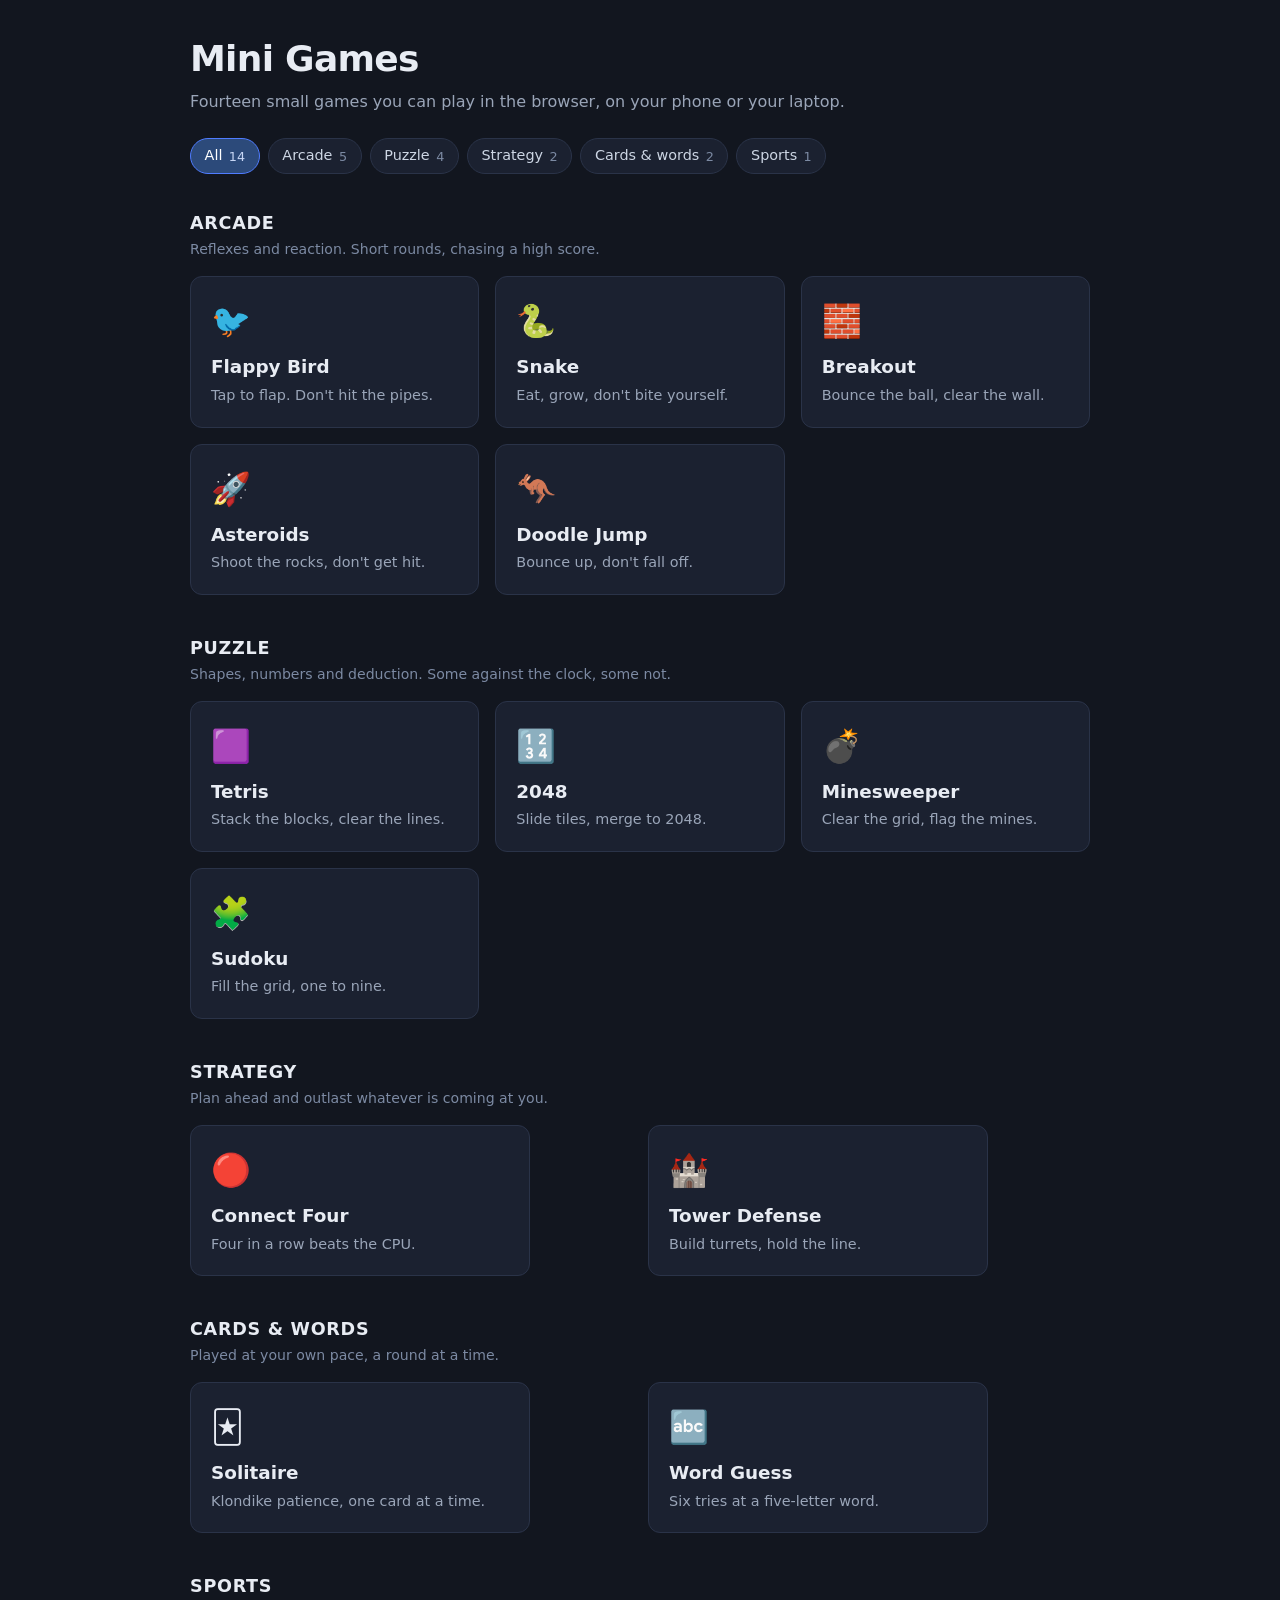
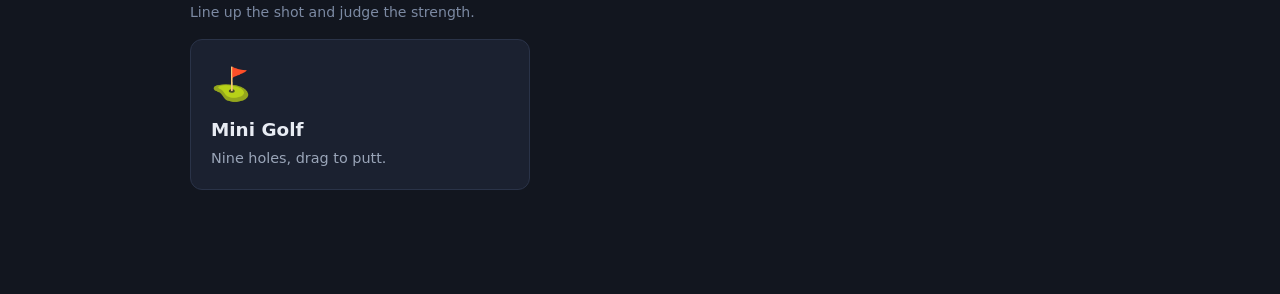
<file: index.html>
<!DOCTYPE html>
<html lang="en">
<head>
  <meta charset="utf-8">
  <meta name="viewport" content="width=device-width, initial-scale=1">
  <title>Mini Games</title>
  <link rel="stylesheet" href="style.css">
</head>
<body>
  <header>
    <h1>Mini Games</h1>
    <p>Fourteen small games you can play in the browser, on your phone or your laptop.</p>
  </header>

  <nav class="filters" aria-label="Filter games by genre">
    <button class="chip is-active" data-filter="all" aria-pressed="true">All <span class="count">14</span></button>
    <button class="chip" data-filter="arcade" aria-pressed="false">Arcade <span class="count">5</span></button>
    <button class="chip" data-filter="puzzle" aria-pressed="false">Puzzle <span class="count">4</span></button>
    <button class="chip" data-filter="strategy" aria-pressed="false">Strategy <span class="count">2</span></button>
    <button class="chip" data-filter="cards" aria-pressed="false">Cards &amp; words <span class="count">2</span></button>
    <button class="chip" data-filter="sports" aria-pressed="false">Sports <span class="count">1</span></button>
  </nav>

  <main>
    <section class="genre" data-genre="arcade">
      <h2>Arcade</h2>
      <p class="genre-note">Reflexes and reaction. Short rounds, chasing a high score.</p>
      <ul class="games">
        <li>
          <a href="games/flappy-bird/">
            <span class="emoji">🐦</span>
            <span class="name">Flappy Bird</span>
            <span class="desc">Tap to flap. Don't hit the pipes.</span>
          </a>
        </li>
        <li>
          <a href="games/snake/">
            <span class="emoji">🐍</span>
            <span class="name">Snake</span>
            <span class="desc">Eat, grow, don't bite yourself.</span>
          </a>
        </li>
        <li>
          <a href="games/breakout/">
            <span class="emoji">🧱</span>
            <span class="name">Breakout</span>
            <span class="desc">Bounce the ball, clear the wall.</span>
          </a>
        </li>
        <li>
          <a href="games/asteroids/">
            <span class="emoji">🚀</span>
            <span class="name">Asteroids</span>
            <span class="desc">Shoot the rocks, don't get hit.</span>
          </a>
        </li>
        <li>
          <a href="games/doodle-jump/">
            <span class="emoji">🦘</span>
            <span class="name">Doodle Jump</span>
            <span class="desc">Bounce up, don't fall off.</span>
          </a>
        </li>
      </ul>
    </section>

    <section class="genre" data-genre="puzzle">
      <h2>Puzzle</h2>
      <p class="genre-note">Shapes, numbers and deduction. Some against the clock, some not.</p>
      <ul class="games">
        <li>
          <a href="games/tetris/">
            <span class="emoji">🟪</span>
            <span class="name">Tetris</span>
            <span class="desc">Stack the blocks, clear the lines.</span>
          </a>
        </li>
        <li>
          <a href="games/2048/">
            <span class="emoji">🔢</span>
            <span class="name">2048</span>
            <span class="desc">Slide tiles, merge to 2048.</span>
          </a>
        </li>
        <li>
          <a href="games/minesweeper/">
            <span class="emoji">💣</span>
            <span class="name">Minesweeper</span>
            <span class="desc">Clear the grid, flag the mines.</span>
          </a>
        </li>
        <li>
          <a href="games/sudoku/">
            <span class="emoji">🧩</span>
            <span class="name">Sudoku</span>
            <span class="desc">Fill the grid, one to nine.</span>
          </a>
        </li>
      </ul>
    </section>

    <section class="genre" data-genre="strategy">
      <h2>Strategy</h2>
      <p class="genre-note">Plan ahead and outlast whatever is coming at you.</p>
      <ul class="games">
        <li>
          <a href="games/connect-four/">
            <span class="emoji">🔴</span>
            <span class="name">Connect Four</span>
            <span class="desc">Four in a row beats the CPU.</span>
          </a>
        </li>
        <li>
          <a href="games/tower-defense/">
            <span class="emoji">🏰</span>
            <span class="name">Tower Defense</span>
            <span class="desc">Build turrets, hold the line.</span>
          </a>
        </li>
      </ul>
    </section>

    <section class="genre" data-genre="cards">
      <h2>Cards &amp; words</h2>
      <p class="genre-note">Played at your own pace, a round at a time.</p>
      <ul class="games">
        <li>
          <a href="games/solitaire/">
            <span class="emoji">🃏</span>
            <span class="name">Solitaire</span>
            <span class="desc">Klondike patience, one card at a time.</span>
          </a>
        </li>
        <li>
          <a href="games/word-guess/">
            <span class="emoji">🔤</span>
            <span class="name">Word Guess</span>
            <span class="desc">Six tries at a five-letter word.</span>
          </a>
        </li>
      </ul>
    </section>

    <section class="genre" data-genre="sports">
      <h2>Sports</h2>
      <p class="genre-note">Line up the shot and judge the strength.</p>
      <ul class="games">
        <li>
          <a href="games/mini-golf/">
            <span class="emoji">⛳</span>
            <span class="name">Mini Golf</span>
            <span class="desc">Nine holes, drag to putt.</span>
          </a>
        </li>
      </ul>
    </section>
  </main>

  <script src="hub.js"></script>
</body>
</html>
</file>
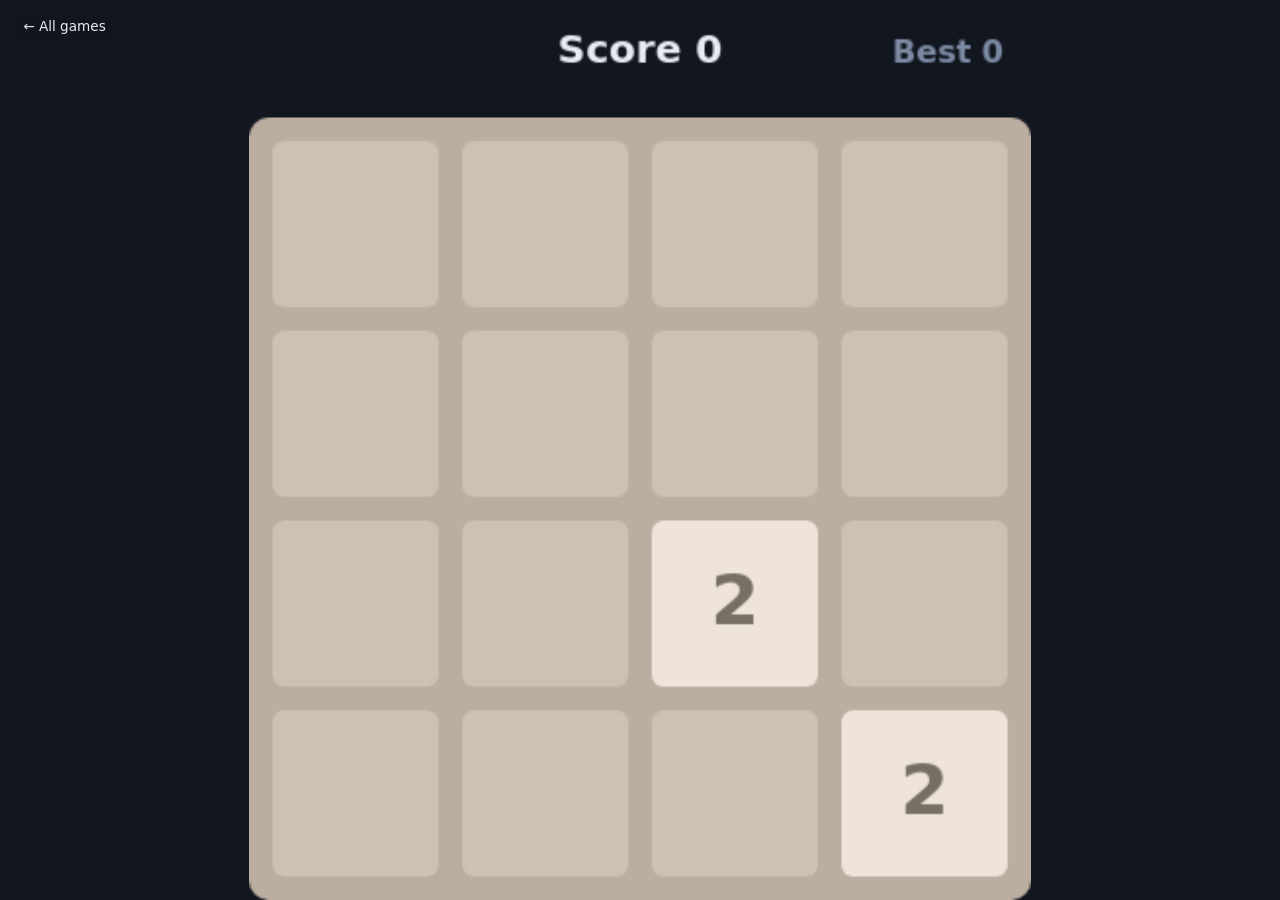
<file: games/2048/index.html>
<!DOCTYPE html>
<html lang="en">
<head>
  <meta charset="utf-8">
  <meta name="viewport" content="width=device-width, initial-scale=1, viewport-fit=cover">
  <title>2048 — Mini Games</title>
  <link rel="stylesheet" href="style.css">
</head>
<body>
  <a class="back" href="../../">← All games</a>
  <canvas id="game" width="400" height="460"></canvas>
  <script src="game.js"></script>
</body>
</html>
</file>
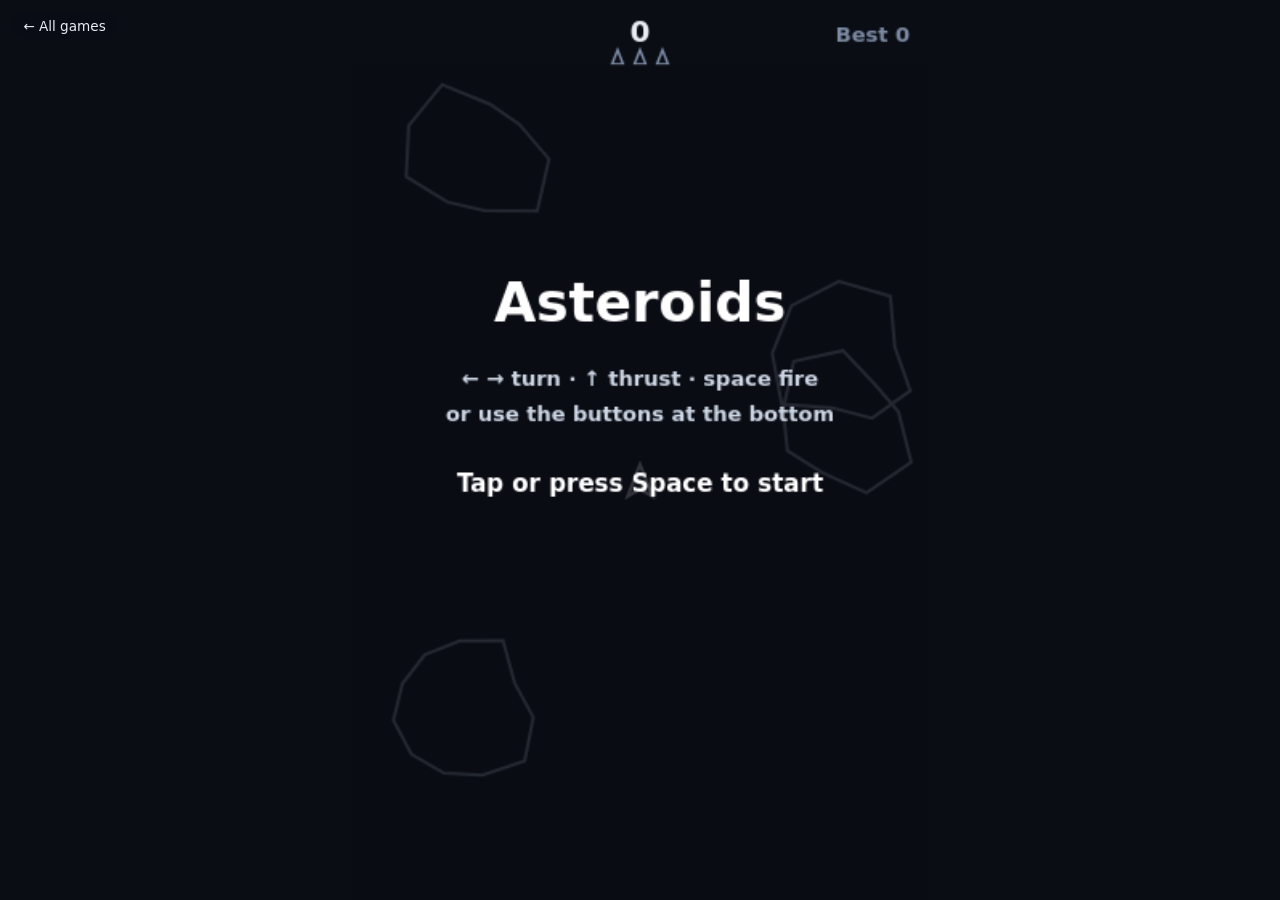
<file: games/asteroids/index.html>
<!DOCTYPE html>
<html lang="en">
<head>
  <meta charset="utf-8">
  <meta name="viewport" content="width=device-width, initial-scale=1, viewport-fit=cover">
  <title>Asteroids — Mini Games</title>
  <link rel="stylesheet" href="style.css">
</head>
<body>
  <a class="back" href="../../">← All games</a>
  <canvas id="game" width="360" height="560"></canvas>
  <script src="game.js"></script>
</body>
</html>
</file>
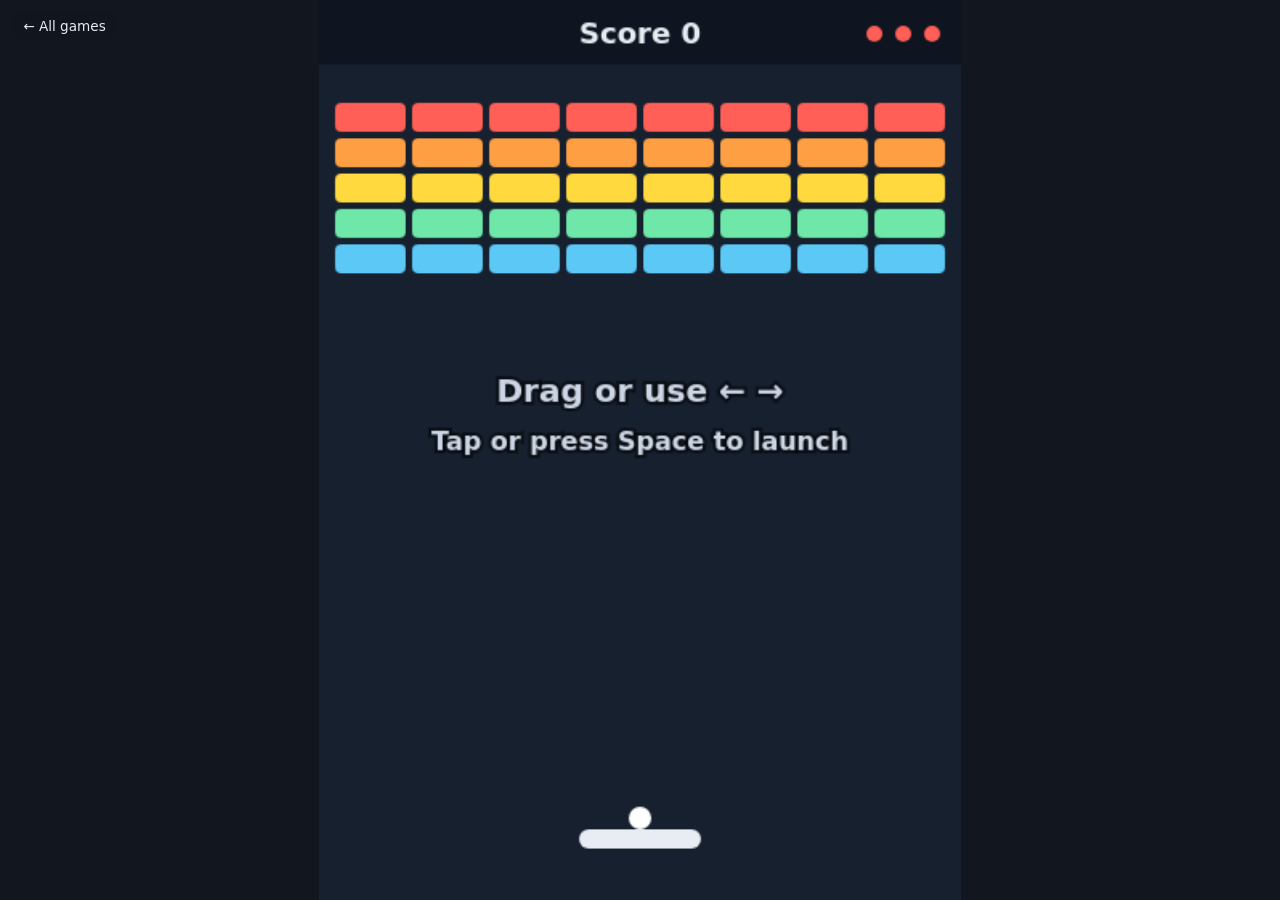
<file: games/breakout/index.html>
<!DOCTYPE html>
<html lang="en">
<head>
  <meta charset="utf-8">
  <meta name="viewport" content="width=device-width, initial-scale=1, viewport-fit=cover">
  <title>Breakout — Mini Games</title>
  <link rel="stylesheet" href="style.css">
</head>
<body>
  <a class="back" href="../../">← All games</a>
  <canvas id="game" width="400" height="560"></canvas>
  <script src="game.js"></script>
</body>
</html>
</file>
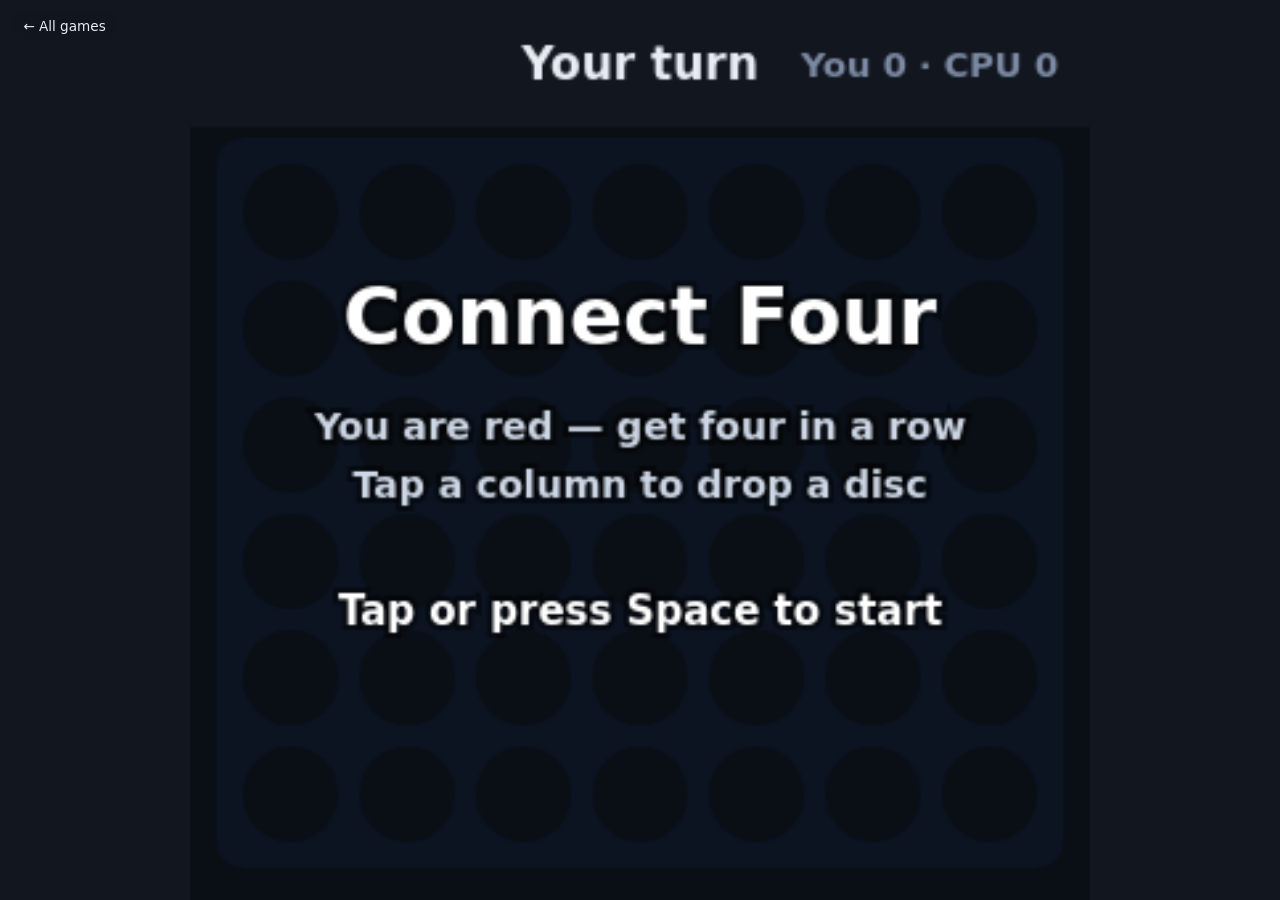
<file: games/connect-four/index.html>
<!DOCTYPE html>
<html lang="en">
<head>
  <meta charset="utf-8">
  <meta name="viewport" content="width=device-width, initial-scale=1, viewport-fit=cover">
  <title>Connect Four — Mini Games</title>
  <link rel="stylesheet" href="style.css">
</head>
<body>
  <a class="back" href="../../">← All games</a>
  <canvas id="game" width="340" height="340"></canvas>
  <script src="game.js"></script>
</body>
</html>
</file>
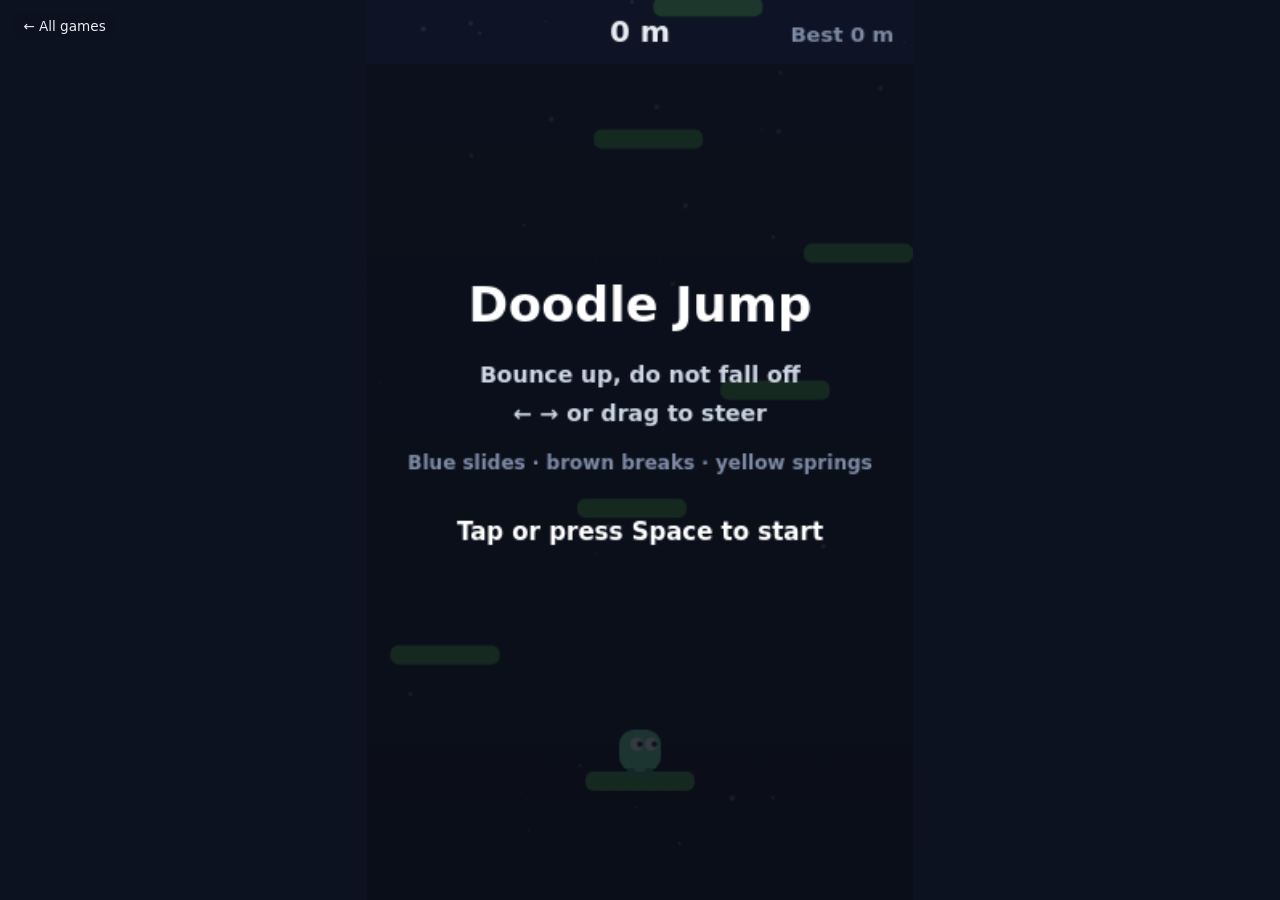
<file: games/doodle-jump/index.html>
<!DOCTYPE html>
<html lang="en">
<head>
  <meta charset="utf-8">
  <meta name="viewport" content="width=device-width, initial-scale=1, viewport-fit=cover">
  <title>Doodle Jump — Mini Games</title>
  <link rel="stylesheet" href="style.css">
</head>
<body>
  <a class="back" href="../../">← All games</a>
  <canvas id="game" width="340" height="560"></canvas>
  <script src="game.js"></script>
</body>
</html>
</file>
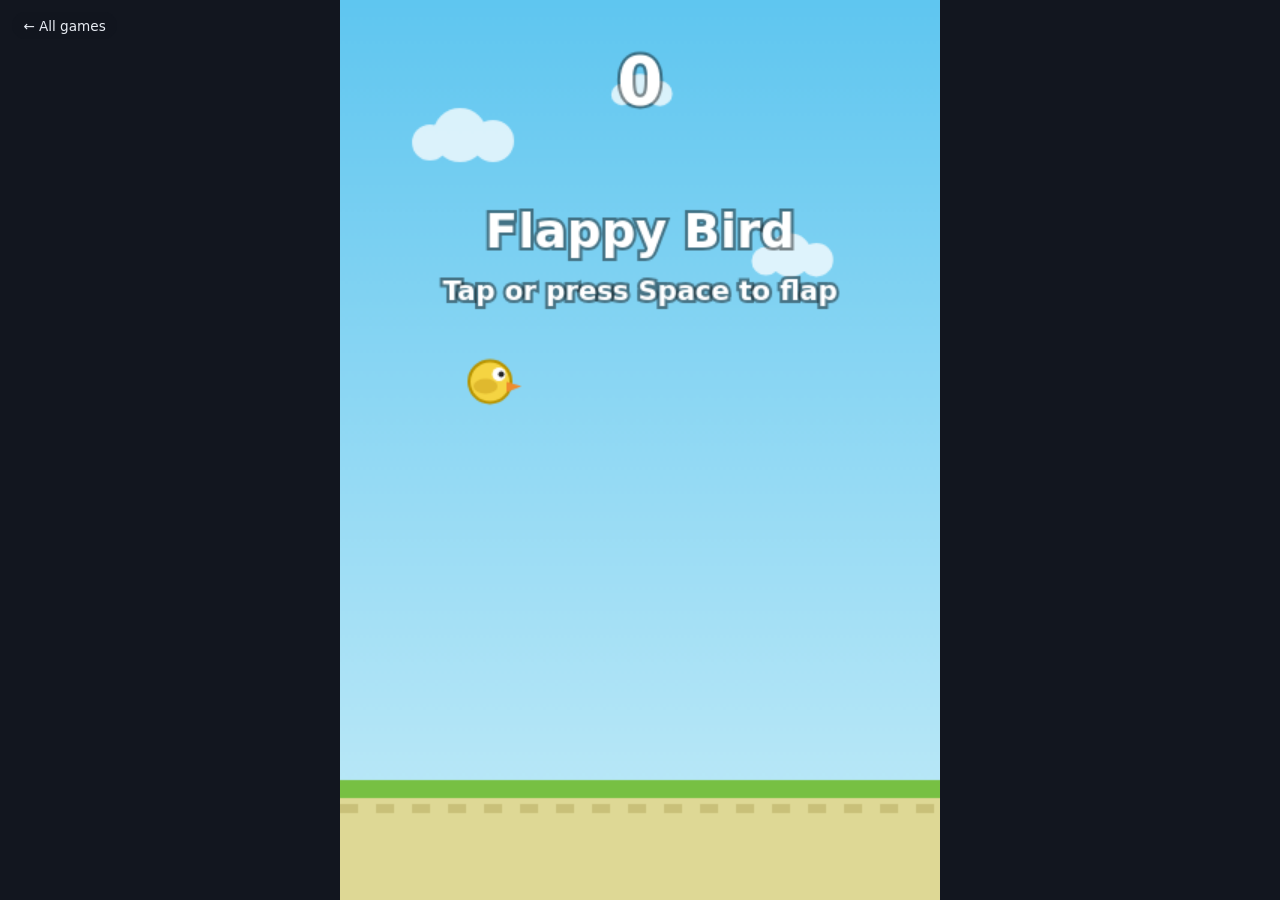
<file: games/flappy-bird/index.html>
<!DOCTYPE html>
<html lang="en">
<head>
  <meta charset="utf-8">
  <meta name="viewport" content="width=device-width, initial-scale=1, viewport-fit=cover">
  <title>Flappy Bird — Mini Games</title>
  <link rel="stylesheet" href="style.css">
</head>
<body>
  <a class="back" href="../../">← All games</a>
  <canvas id="game" width="400" height="600"></canvas>
  <script src="game.js"></script>
</body>
</html>
</file>
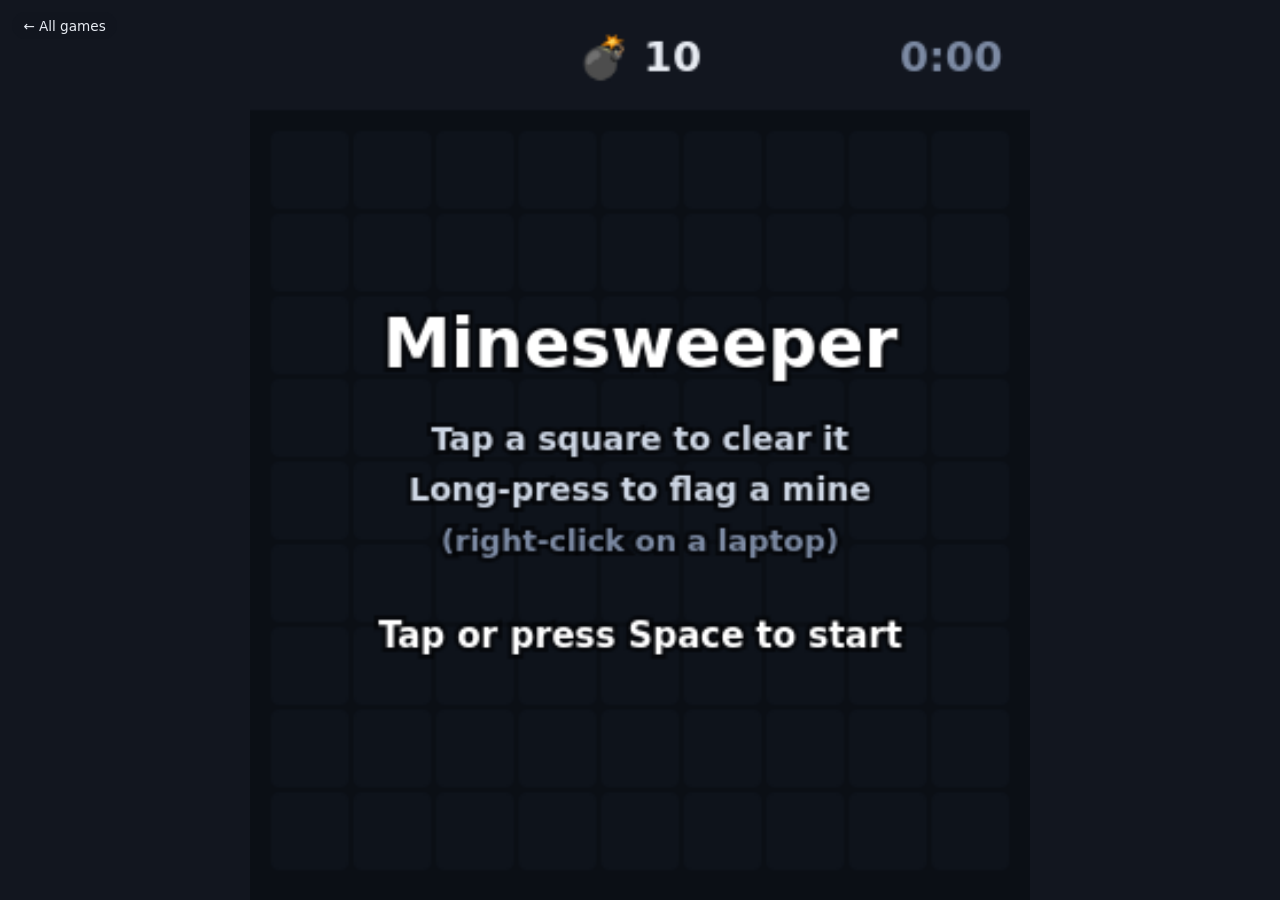
<file: games/minesweeper/index.html>
<!DOCTYPE html>
<html lang="en">
<head>
  <meta charset="utf-8">
  <meta name="viewport" content="width=device-width, initial-scale=1, viewport-fit=cover">
  <title>Minesweeper — Mini Games</title>
  <link rel="stylesheet" href="style.css">
</head>
<body>
  <a class="back" href="../../">← All games</a>
  <canvas id="game" width="340" height="392"></canvas>
  <script src="game.js"></script>
</body>
</html>
</file>
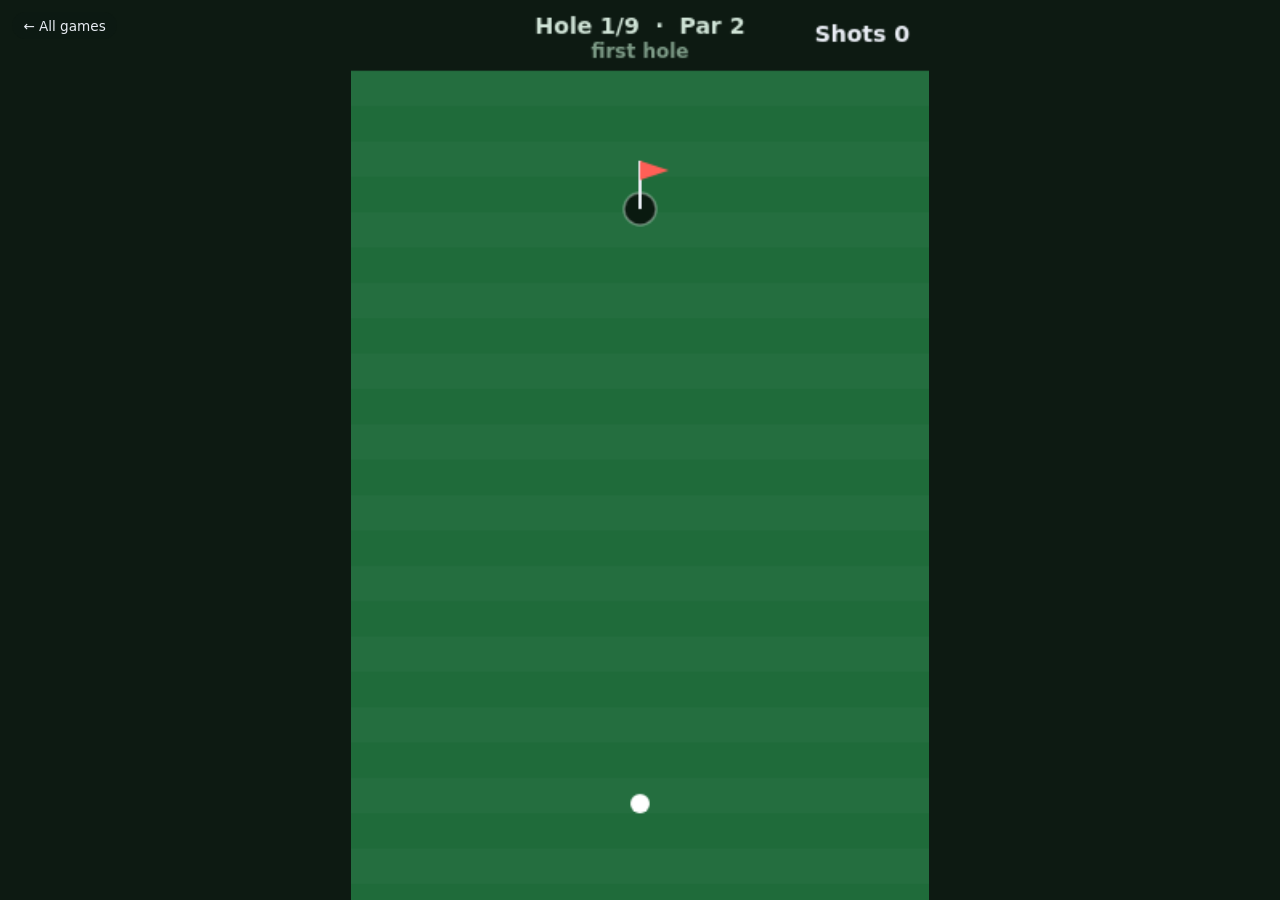
<file: games/mini-golf/index.html>
<!DOCTYPE html>
<html lang="en">
<head>
  <meta charset="utf-8">
  <meta name="viewport" content="width=device-width, initial-scale=1, viewport-fit=cover">
  <title>Mini Golf — Mini Games</title>
  <link rel="stylesheet" href="style.css">
</head>
<body>
  <a class="back" href="../../">← All games</a>
  <canvas id="game" width="360" height="560"></canvas>
  <script src="game.js"></script>
</body>
</html>
</file>
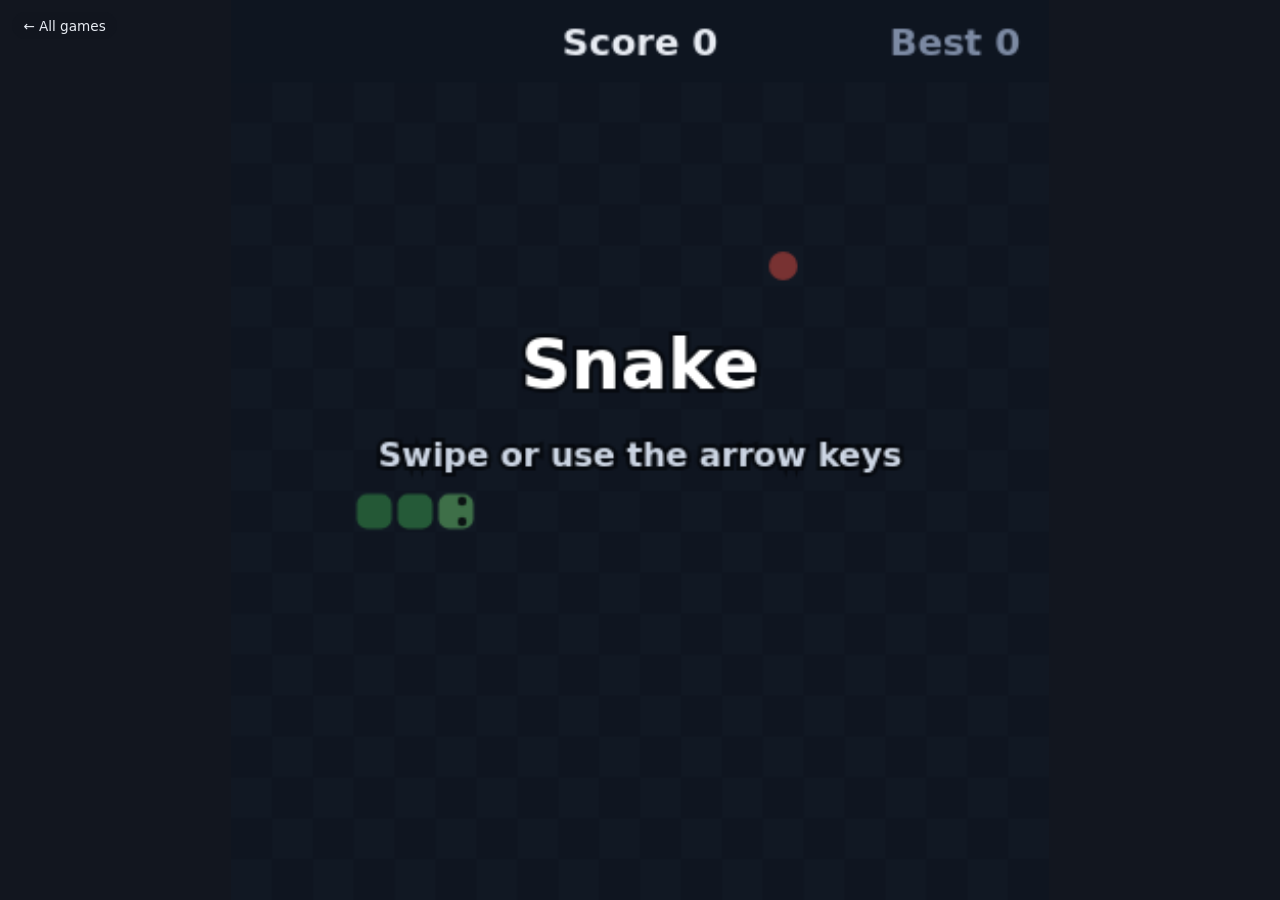
<file: games/snake/index.html>
<!DOCTYPE html>
<html lang="en">
<head>
  <meta charset="utf-8">
  <meta name="viewport" content="width=device-width, initial-scale=1, viewport-fit=cover">
  <title>Snake — Mini Games</title>
  <link rel="stylesheet" href="style.css">
</head>
<body>
  <a class="back" href="../../">← All games</a>
  <canvas id="game" width="400" height="440"></canvas>
  <script src="game.js"></script>
</body>
</html>
</file>
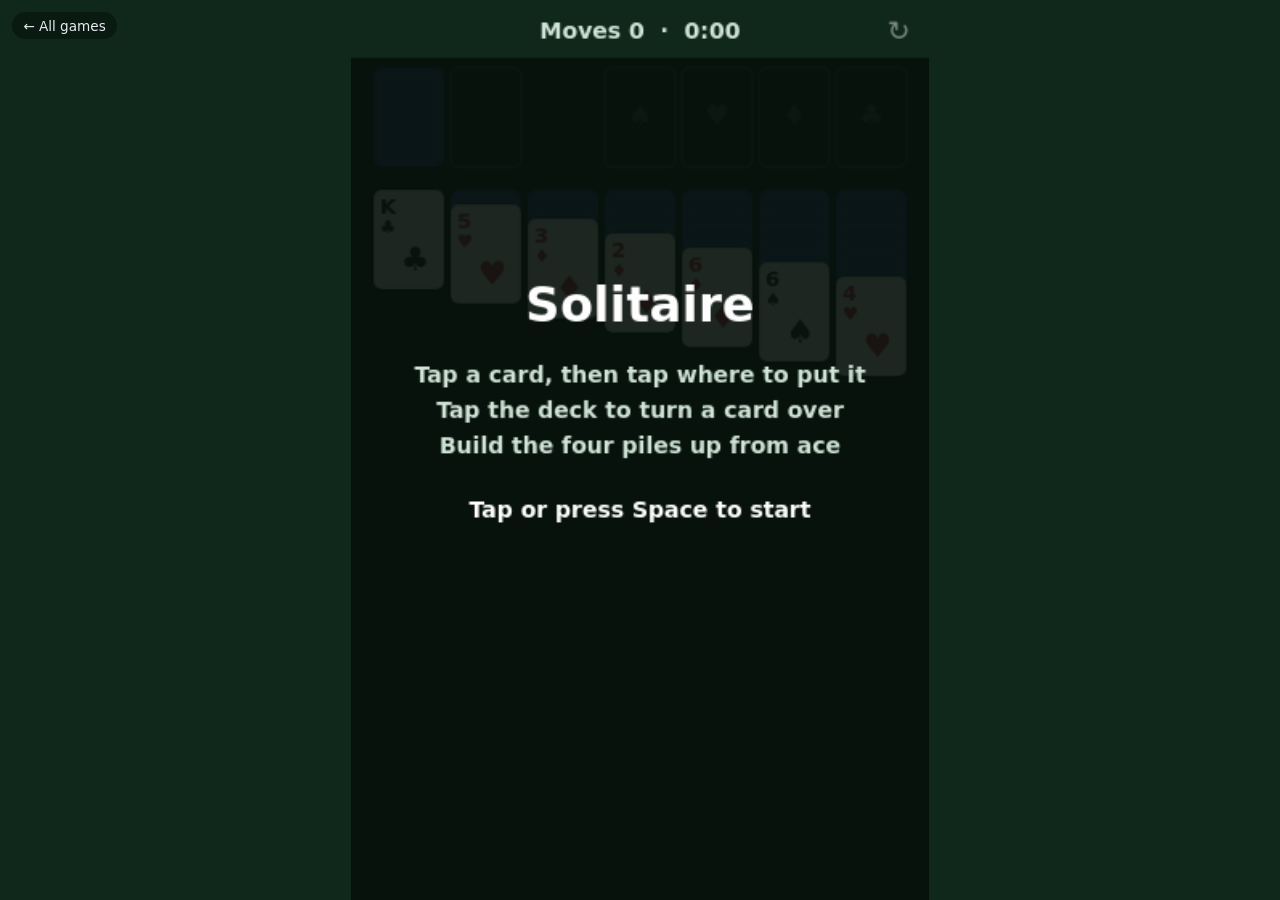
<file: games/solitaire/index.html>
<!DOCTYPE html>
<html lang="en">
<head>
  <meta charset="utf-8">
  <meta name="viewport" content="width=device-width, initial-scale=1, viewport-fit=cover">
  <title>Solitaire — Mini Games</title>
  <link rel="stylesheet" href="style.css">
</head>
<body>
  <a class="back" href="../../">← All games</a>
  <canvas id="game" width="360" height="560"></canvas>
  <script src="game.js"></script>
</body>
</html>
</file>
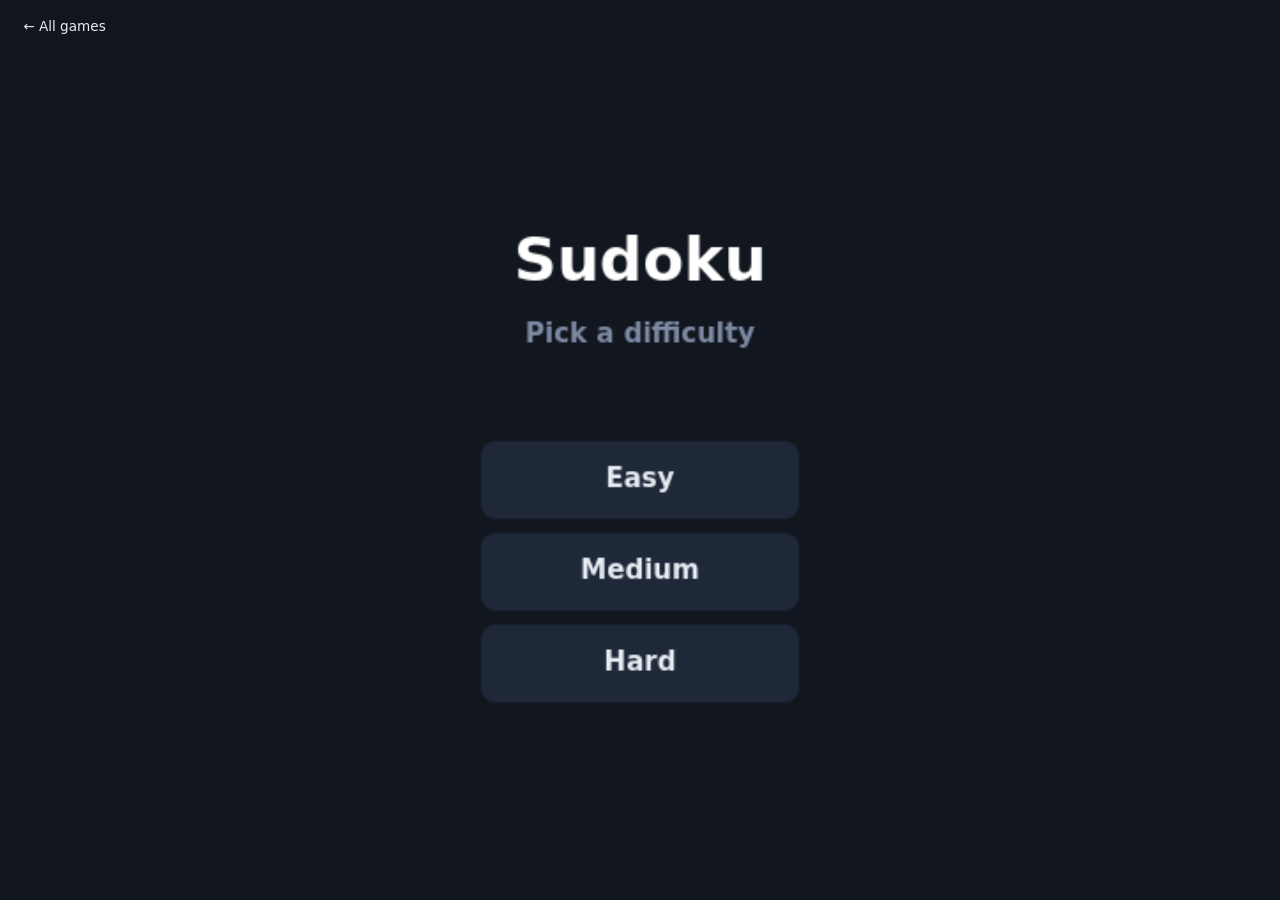
<file: games/sudoku/index.html>
<!DOCTYPE html>
<html lang="en">
<head>
  <meta charset="utf-8">
  <meta name="viewport" content="width=device-width, initial-scale=1, viewport-fit=cover">
  <title>Sudoku — Mini Games</title>
  <link rel="stylesheet" href="style.css">
</head>
<body>
  <a class="back" href="../../">← All games</a>
  <canvas id="game" width="360" height="510"></canvas>
  <script src="game.js"></script>
</body>
</html>
</file>
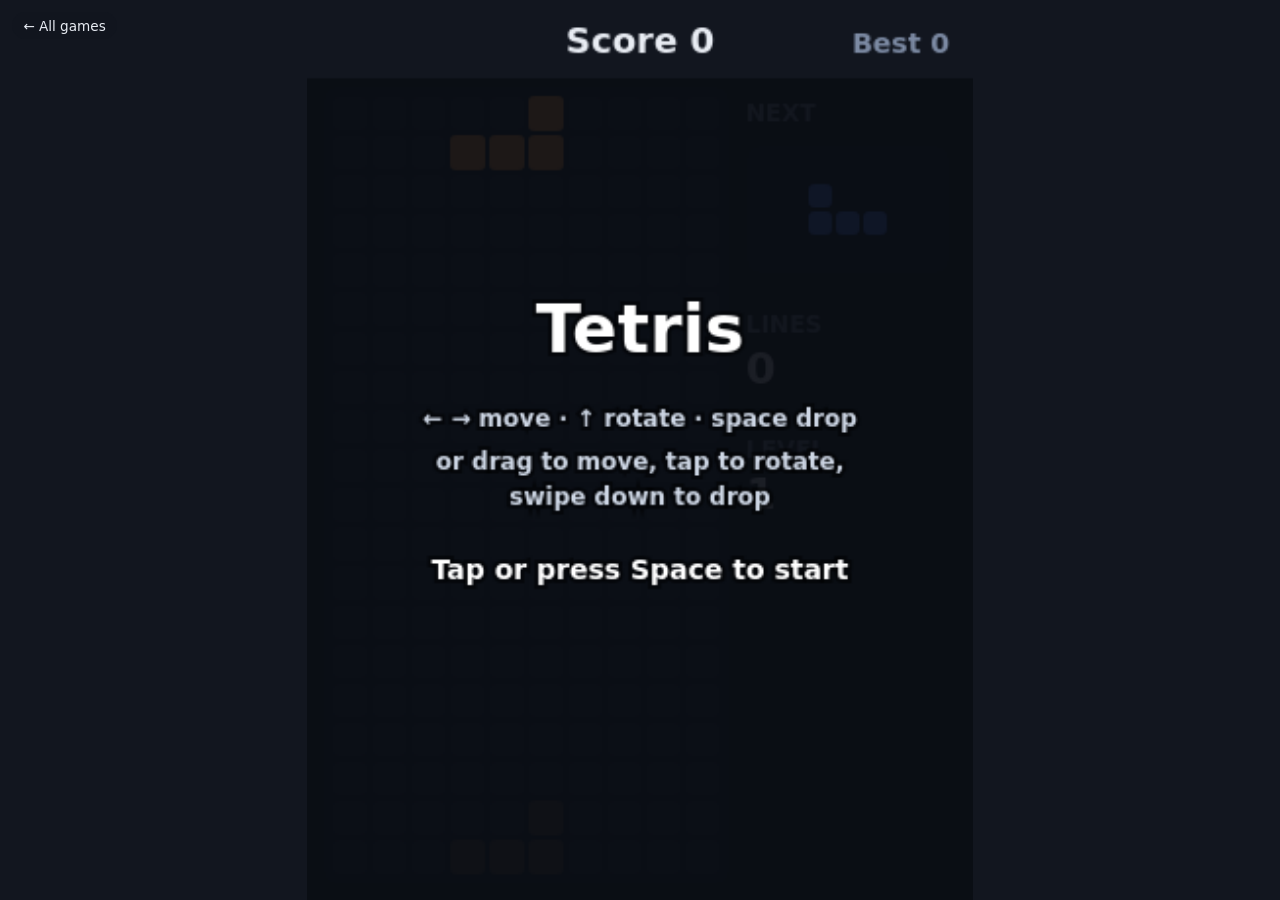
<file: games/tetris/index.html>
<!DOCTYPE html>
<html lang="en">
<head>
  <meta charset="utf-8">
  <meta name="viewport" content="width=device-width, initial-scale=1, viewport-fit=cover">
  <title>Tetris — Mini Games</title>
  <link rel="stylesheet" href="style.css">
</head>
<body>
  <a class="back" href="../../">← All games</a>
  <canvas id="game" width="340" height="460"></canvas>
  <script src="game.js"></script>
</body>
</html>
</file>
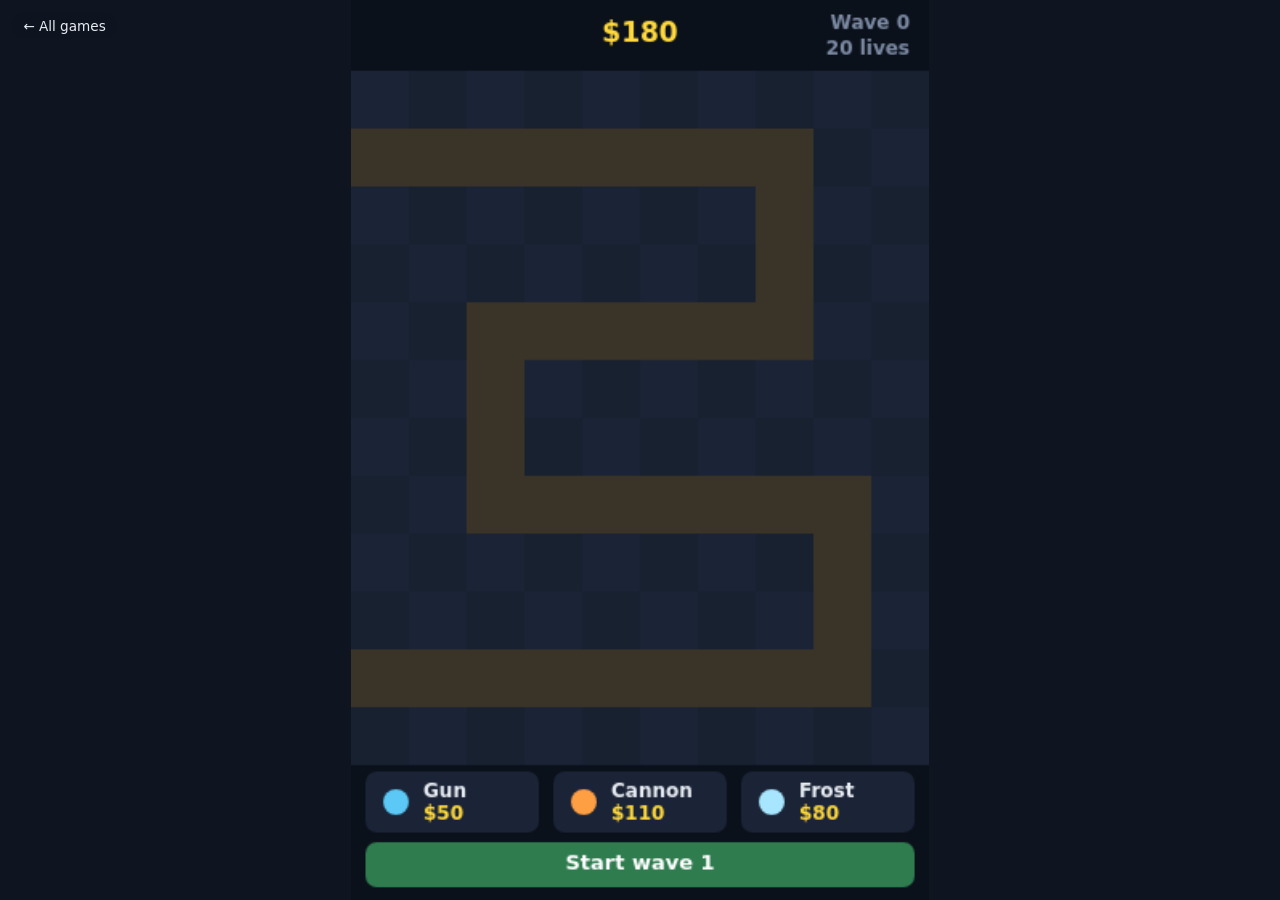
<file: games/tower-defense/index.html>
<!DOCTYPE html>
<html lang="en">
<head>
  <meta charset="utf-8">
  <meta name="viewport" content="width=device-width, initial-scale=1, viewport-fit=cover">
  <title>Tower Defense — Mini Games</title>
  <link rel="stylesheet" href="style.css">
</head>
<body>
  <a class="back" href="../../">← All games</a>
  <canvas id="game" width="360" height="560"></canvas>
  <script src="game.js"></script>
</body>
</html>
</file>
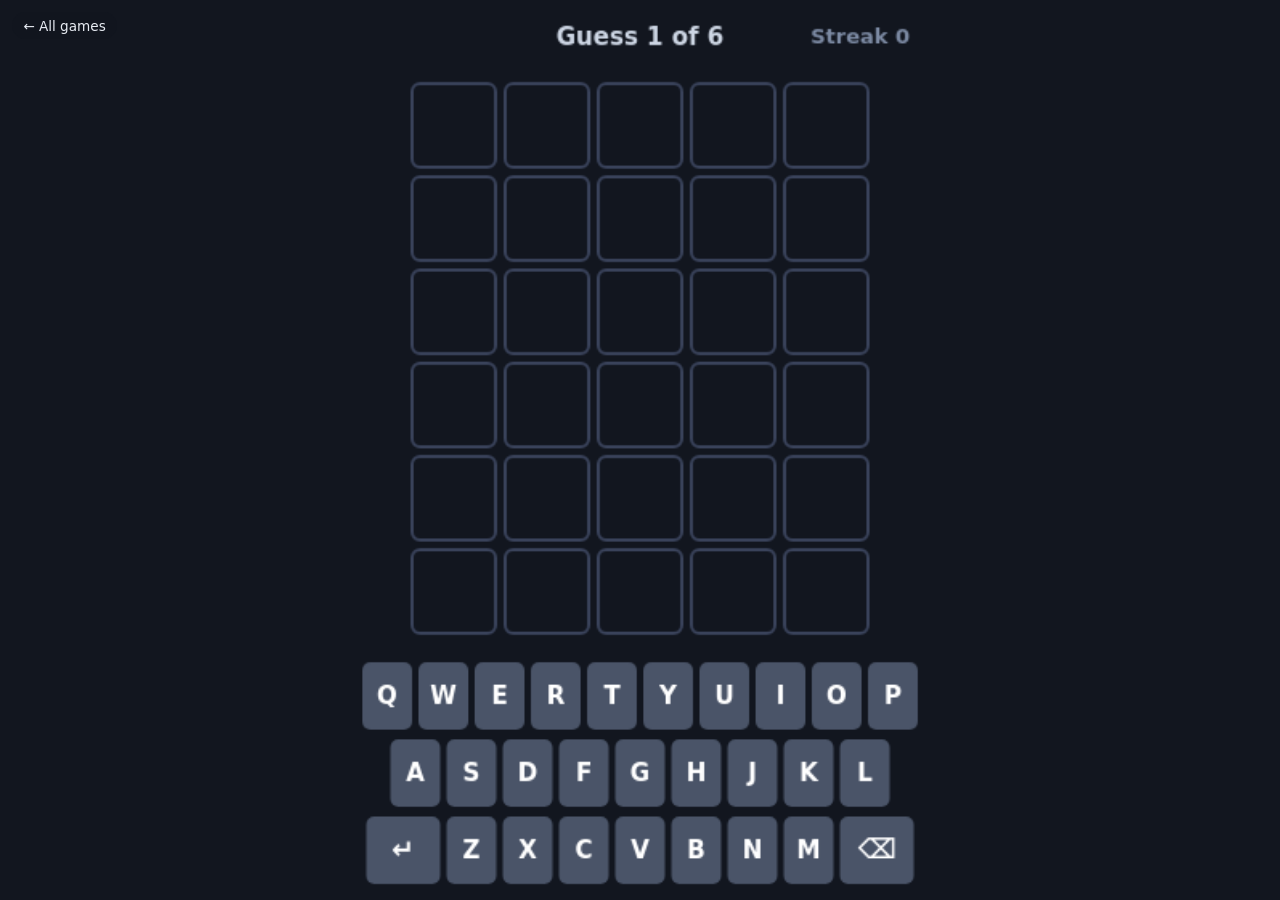
<file: games/word-guess/index.html>
<!DOCTYPE html>
<html lang="en">
<head>
  <meta charset="utf-8">
  <meta name="viewport" content="width=device-width, initial-scale=1, viewport-fit=cover">
  <title>Word Guess — Mini Games</title>
  <link rel="stylesheet" href="style.css">
</head>
<body>
  <a class="back" href="../../">← All games</a>
  <canvas id="game" width="360" height="560"></canvas>
  <script src="words.js"></script>
  <script src="game.js"></script>
</body>
</html>
</file>
<file: style.css>
* {
  box-sizing: border-box;
}

body {
  margin: 0;
  padding: 2rem 1.25rem 4rem;
  background: #12161f;
  color: #e8ecf3;
  font-family: system-ui, -apple-system, "Segoe UI", Roboto, sans-serif;
  line-height: 1.5;
}

header,
.filters,
main {
  max-width: 900px;
  margin-left: auto;
  margin-right: auto;
}

header {
  margin-bottom: 1.5rem;
}

h1 {
  margin: 0 0 0.25rem;
  font-size: 2.25rem;
  letter-spacing: -0.02em;
}

header p {
  margin: 0;
  color: #9aa5b8;
}

/* Genre filter */
.filters {
  display: flex;
  flex-wrap: wrap;
  gap: 0.5rem;
  margin-bottom: 2.25rem;
}

.chip {
  display: inline-flex;
  align-items: center;
  gap: 0.4rem;
  padding: 0.4rem 0.85rem;
  border: 1px solid #2a3348;
  border-radius: 999px;
  background: #1b2130;
  color: #cdd6e4;
  font: inherit;
  font-size: 0.9rem;
  cursor: pointer;
  transition: border-color 0.12s ease, background 0.12s ease, color 0.12s ease;
}

.chip:hover {
  border-color: #4f7cff;
}

.chip.is-active {
  background: #2c4a7a;
  border-color: #4f7cff;
  color: #fff;
}

.chip .count {
  color: #7c8aa3;
  font-size: 0.8rem;
  font-variant-numeric: tabular-nums;
}

.chip.is-active .count {
  color: #c7d6f5;
}

/* Genre sections */
.genre {
  margin-bottom: 2.5rem;
}

.genre[hidden] {
  display: none;
}

.genre h2 {
  margin: 0;
  font-size: 1.1rem;
  letter-spacing: 0.04em;
  text-transform: uppercase;
  color: #e8ecf3;
}

.genre-note {
  margin: 0.15rem 0 1rem;
  color: #7c8aa3;
  font-size: 0.88rem;
}

/* Game cards */
.games {
  list-style: none;
  margin: 0;
  padding: 0;
  display: grid;
  grid-template-columns: repeat(auto-fit, minmax(220px, 1fr));
  gap: 1rem;
}

.games a {
  display: block;
  height: 100%;
  max-width: 340px;
  padding: 1.25rem;
  background: #1b2130;
  border: 1px solid #2a3348;
  border-radius: 12px;
  color: inherit;
  text-decoration: none;
  transition: transform 0.12s ease, border-color 0.12s ease;
}

.games a:hover,
.games a:focus-visible {
  transform: translateY(-2px);
  border-color: #4f7cff;
}

.emoji {
  display: block;
  font-size: 2rem;
}

.name {
  display: block;
  margin-top: 0.5rem;
  font-size: 1.15rem;
  font-weight: 600;
}

.desc {
  display: block;
  margin-top: 0.25rem;
  color: #9aa5b8;
  font-size: 0.9rem;
}
</file>
<file: games/2048/style.css>
html, body {
  height: 100%;
}

body {
  margin: 0;
  background: #12161f;
  display: flex;
  align-items: center;
  justify-content: center;
  overscroll-behavior: none;
  font-family: system-ui, -apple-system, "Segoe UI", Roboto, sans-serif;
}

canvas {
  /* Logical size is 400x460; CSS scales it to fit whatever screen we're on. */
  aspect-ratio: 20 / 23;
  height: 100%;
  max-height: 100vh;
  max-width: 100vw;
  touch-action: none;
  display: block;
}

.back {
  position: fixed;
  top: 0.75rem;
  left: 0.75rem;
  z-index: 1;
  padding: 0.35rem 0.7rem;
  border-radius: 999px;
  background: rgba(18, 22, 31, 0.65);
  color: #e8ecf3;
  font-size: 0.85rem;
  text-decoration: none;
}
</file>
<file: games/asteroids/style.css>
html, body {
  height: 100%;
}

body {
  margin: 0;
  background: #0a0d14;
  display: flex;
  align-items: center;
  justify-content: center;
  overscroll-behavior: none;
  font-family: system-ui, -apple-system, "Segoe UI", Roboto, sans-serif;
}

canvas {
  /* Logical size is 360x560; CSS scales it to fit whatever screen we're on. */
  aspect-ratio: 9 / 14;
  height: 100%;
  max-height: 100vh;
  max-width: 100vw;
  touch-action: none;
  user-select: none;
  display: block;
}

.back {
  position: fixed;
  top: 0.75rem;
  left: 0.75rem;
  z-index: 1;
  padding: 0.35rem 0.7rem;
  border-radius: 999px;
  background: rgba(10, 13, 20, 0.65);
  color: #e8ecf3;
  font-size: 0.85rem;
  text-decoration: none;
}
</file>
<file: games/breakout/style.css>
html, body {
  height: 100%;
}

body {
  margin: 0;
  background: #12161f;
  display: flex;
  align-items: center;
  justify-content: center;
  overscroll-behavior: none;
  font-family: system-ui, -apple-system, "Segoe UI", Roboto, sans-serif;
}

canvas {
  /* Logical size is 400x560; CSS scales it to fit whatever screen we're on. */
  aspect-ratio: 5 / 7;
  height: 100%;
  max-height: 100vh;
  max-width: 100vw;
  touch-action: none;
  cursor: none;
  display: block;
}

.back {
  position: fixed;
  top: 0.75rem;
  left: 0.75rem;
  z-index: 1;
  padding: 0.35rem 0.7rem;
  border-radius: 999px;
  background: rgba(18, 22, 31, 0.65);
  color: #e8ecf3;
  font-size: 0.85rem;
  text-decoration: none;
}
</file>
<file: games/connect-four/style.css>
html, body {
  height: 100%;
}

body {
  margin: 0;
  background: #12161f;
  display: flex;
  align-items: center;
  justify-content: center;
  overscroll-behavior: none;
  font-family: system-ui, -apple-system, "Segoe UI", Roboto, sans-serif;
}

canvas {
  /* Logical size is 340x340; CSS scales it to fit whatever screen we're on. */
  aspect-ratio: 1 / 1;
  height: 100%;
  max-height: 100vh;
  max-width: 100vw;
  touch-action: none;
  user-select: none;
  display: block;
}

.back {
  position: fixed;
  top: 0.75rem;
  left: 0.75rem;
  z-index: 1;
  padding: 0.35rem 0.7rem;
  border-radius: 999px;
  background: rgba(18, 22, 31, 0.65);
  color: #e8ecf3;
  font-size: 0.85rem;
  text-decoration: none;
}
</file>
<file: games/doodle-jump/style.css>
html, body {
  height: 100%;
}

body {
  margin: 0;
  background: #0d1220;
  display: flex;
  align-items: center;
  justify-content: center;
  overscroll-behavior: none;
  font-family: system-ui, -apple-system, "Segoe UI", Roboto, sans-serif;
}

canvas {
  /* Logical size is 340x560; CSS scales it to fit whatever screen we're on. */
  aspect-ratio: 17 / 28;
  height: 100%;
  max-height: 100vh;
  max-width: 100vw;
  touch-action: none;
  user-select: none;
  display: block;
}

.back {
  position: fixed;
  top: 0.75rem;
  left: 0.75rem;
  z-index: 1;
  padding: 0.35rem 0.7rem;
  border-radius: 999px;
  background: rgba(13, 18, 32, 0.7);
  color: #e8ecf3;
  font-size: 0.85rem;
  text-decoration: none;
}
</file>
<file: games/flappy-bird/style.css>
html, body {
  height: 100%;
}

body {
  margin: 0;
  background: #12161f;
  display: flex;
  align-items: center;
  justify-content: center;
  overscroll-behavior: none;
  font-family: system-ui, -apple-system, "Segoe UI", Roboto, sans-serif;
}

canvas {
  /* Logical size is 400x600; CSS scales it to fit whatever screen we're on. */
  aspect-ratio: 2 / 3;
  height: 100%;
  max-height: 100vh;
  max-width: 100vw;
  touch-action: none;
  display: block;
}

.back {
  position: fixed;
  top: 0.75rem;
  left: 0.75rem;
  z-index: 1;
  padding: 0.35rem 0.7rem;
  border-radius: 999px;
  background: rgba(18, 22, 31, 0.65);
  color: #e8ecf3;
  font-size: 0.85rem;
  text-decoration: none;
}
</file>
<file: games/minesweeper/style.css>
html, body {
  height: 100%;
}

body {
  margin: 0;
  background: #12161f;
  display: flex;
  align-items: center;
  justify-content: center;
  overscroll-behavior: none;
  font-family: system-ui, -apple-system, "Segoe UI", Roboto, sans-serif;
}

canvas {
  /* Logical size is 340x392; CSS scales it to fit whatever screen we're on. */
  aspect-ratio: 85 / 98;
  height: 100%;
  max-height: 100vh;
  max-width: 100vw;
  touch-action: none;
  -webkit-touch-callout: none;
  user-select: none;
  display: block;
}

.back {
  position: fixed;
  top: 0.75rem;
  left: 0.75rem;
  z-index: 1;
  padding: 0.35rem 0.7rem;
  border-radius: 999px;
  background: rgba(18, 22, 31, 0.65);
  color: #e8ecf3;
  font-size: 0.85rem;
  text-decoration: none;
}
</file>
<file: games/mini-golf/style.css>
html, body {
  height: 100%;
}

body {
  margin: 0;
  background: #0d1a12;
  display: flex;
  align-items: center;
  justify-content: center;
  overscroll-behavior: none;
  font-family: system-ui, -apple-system, "Segoe UI", Roboto, sans-serif;
}

canvas {
  /* Logical size is 360x560; CSS scales it to fit whatever screen we're on. */
  aspect-ratio: 9 / 14;
  height: 100%;
  max-height: 100vh;
  max-width: 100vw;
  touch-action: none;
  user-select: none;
  display: block;
}

.back {
  position: fixed;
  top: 0.75rem;
  left: 0.75rem;
  z-index: 1;
  padding: 0.35rem 0.7rem;
  border-radius: 999px;
  background: rgba(13, 26, 18, 0.72);
  color: #e8ecf3;
  font-size: 0.85rem;
  text-decoration: none;
}
</file>
<file: games/snake/style.css>
html, body {
  height: 100%;
}

body {
  margin: 0;
  background: #12161f;
  display: flex;
  align-items: center;
  justify-content: center;
  overscroll-behavior: none;
  font-family: system-ui, -apple-system, "Segoe UI", Roboto, sans-serif;
}

canvas {
  /* Logical size is 400x440; CSS scales it to fit whatever screen we're on. */
  aspect-ratio: 10 / 11;
  height: 100%;
  max-height: 100vh;
  max-width: 100vw;
  touch-action: none;
  display: block;
}

.back {
  position: fixed;
  top: 0.75rem;
  left: 0.75rem;
  z-index: 1;
  padding: 0.35rem 0.7rem;
  border-radius: 999px;
  background: rgba(18, 22, 31, 0.65);
  color: #e8ecf3;
  font-size: 0.85rem;
  text-decoration: none;
}
</file>
<file: games/solitaire/style.css>
html, body {
  height: 100%;
}

body {
  margin: 0;
  background: #10281c;
  display: flex;
  align-items: center;
  justify-content: center;
  overscroll-behavior: none;
  font-family: system-ui, -apple-system, "Segoe UI", Roboto, sans-serif;
}

canvas {
  /* Logical size is 360x560; CSS scales it to fit whatever screen we're on. */
  aspect-ratio: 9 / 14;
  height: 100%;
  max-height: 100vh;
  max-width: 100vw;
  touch-action: none;
  user-select: none;
  display: block;
}

.back {
  position: fixed;
  top: 0.75rem;
  left: 0.75rem;
  z-index: 1;
  padding: 0.35rem 0.7rem;
  border-radius: 999px;
  background: rgba(8, 20, 14, 0.7);
  color: #e8ecf3;
  font-size: 0.85rem;
  text-decoration: none;
}
</file>
<file: games/sudoku/style.css>
html, body {
  height: 100%;
}

body {
  margin: 0;
  background: #12161f;
  display: flex;
  align-items: center;
  justify-content: center;
  overscroll-behavior: none;
  font-family: system-ui, -apple-system, "Segoe UI", Roboto, sans-serif;
}

canvas {
  /* Logical size is 360x510; CSS scales it to fit whatever screen we're on. */
  aspect-ratio: 12 / 17;
  height: 100%;
  max-height: 100vh;
  max-width: 100vw;
  touch-action: none;
  user-select: none;
  display: block;
}

.back {
  position: fixed;
  top: 0.75rem;
  left: 0.75rem;
  z-index: 1;
  padding: 0.35rem 0.7rem;
  border-radius: 999px;
  background: rgba(18, 22, 31, 0.65);
  color: #e8ecf3;
  font-size: 0.85rem;
  text-decoration: none;
}
</file>
<file: games/tetris/style.css>
html, body {
  height: 100%;
}

body {
  margin: 0;
  background: #12161f;
  display: flex;
  align-items: center;
  justify-content: center;
  overscroll-behavior: none;
  font-family: system-ui, -apple-system, "Segoe UI", Roboto, sans-serif;
}

canvas {
  /* Logical size is 340x460; CSS scales it to fit whatever screen we're on. */
  aspect-ratio: 17 / 23;
  height: 100%;
  max-height: 100vh;
  max-width: 100vw;
  touch-action: none;
  display: block;
}

.back {
  position: fixed;
  top: 0.75rem;
  left: 0.75rem;
  z-index: 1;
  padding: 0.35rem 0.7rem;
  border-radius: 999px;
  background: rgba(18, 22, 31, 0.65);
  color: #e8ecf3;
  font-size: 0.85rem;
  text-decoration: none;
}
</file>
<file: games/tower-defense/style.css>
html, body {
  height: 100%;
}

body {
  margin: 0;
  background: #0f1520;
  display: flex;
  align-items: center;
  justify-content: center;
  overscroll-behavior: none;
  font-family: system-ui, -apple-system, "Segoe UI", Roboto, sans-serif;
}

canvas {
  /* Logical size is 360x560; CSS scales it to fit whatever screen we're on. */
  aspect-ratio: 9 / 14;
  height: 100%;
  max-height: 100vh;
  max-width: 100vw;
  touch-action: none;
  user-select: none;
  display: block;
}

.back {
  position: fixed;
  top: 0.75rem;
  left: 0.75rem;
  z-index: 1;
  padding: 0.35rem 0.7rem;
  border-radius: 999px;
  background: rgba(15, 21, 32, 0.7);
  color: #e8ecf3;
  font-size: 0.85rem;
  text-decoration: none;
}
</file>
<file: games/word-guess/style.css>
html, body {
  height: 100%;
}

body {
  margin: 0;
  background: #12161f;
  display: flex;
  align-items: center;
  justify-content: center;
  overscroll-behavior: none;
  font-family: system-ui, -apple-system, "Segoe UI", Roboto, sans-serif;
}

canvas {
  /* Logical size is 360x560; CSS scales it to fit whatever screen we're on. */
  aspect-ratio: 9 / 14;
  height: 100%;
  max-height: 100vh;
  max-width: 100vw;
  touch-action: none;
  user-select: none;
  display: block;
}

.back {
  position: fixed;
  top: 0.75rem;
  left: 0.75rem;
  z-index: 1;
  padding: 0.35rem 0.7rem;
  border-radius: 999px;
  background: rgba(18, 22, 31, 0.65);
  color: #e8ecf3;
  font-size: 0.85rem;
  text-decoration: none;
}
</file>
